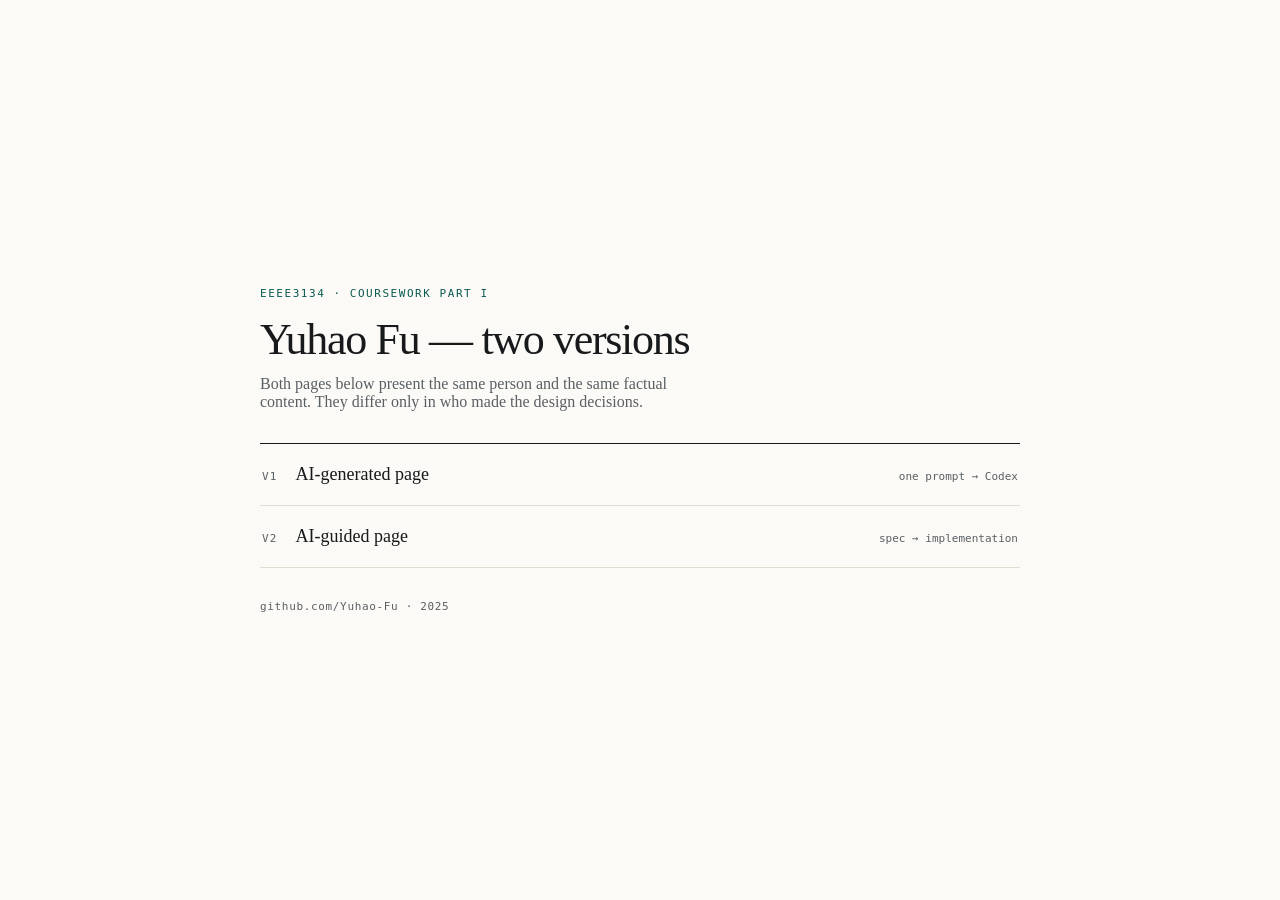
<file: index.html>
<!DOCTYPE html>
<html lang="en">
<head>
<meta charset="utf-8">
<meta name="viewport" content="width=device-width, initial-scale=1">
<title>Yuhao Fu — Portfolio (index)</title>
<style>
  :root { --ink:#17191b; --soft:#5a5f63; --rule:#e1ddd3; --paper:#fbfaf7; --accent:#0b5a50; }
  * { box-sizing: border-box; }
  body {
    margin: 0; min-height: 100vh;
    background: var(--paper); color: var(--ink);
    font-family: "Iowan Old Style","Palatino Linotype",Palatino,Cambria,Georgia,serif;
    display: flex; align-items: center; justify-content: center;
    padding: 40px 24px;
  }
  main { width: 100%; max-width: 760px; }
  .eyebrow {
    font-family: ui-monospace,"Cascadia Mono",Consolas,monospace;
    font-size: 11px; letter-spacing: .14em; text-transform: uppercase;
    color: var(--accent); margin: 0 0 14px;
  }
  h1 { font-weight: 400; font-size: clamp(2rem,5vw,2.75rem); letter-spacing: -.03em; margin: 0 0 10px; }
  .lede { color: var(--soft); font-size: 1rem; margin: 0 0 32px; max-width: 52ch; }
  ol { list-style: none; padding: 0; margin: 0; border-top: 1px solid var(--ink); }
  li { border-bottom: 1px solid var(--rule); }
  a {
    display: flex; gap: 18px; align-items: baseline;
    padding: 20px 2px; text-decoration: none; color: inherit;
  }
  a:hover .n { color: var(--accent); }
  .n { font-family: ui-monospace,Consolas,monospace; font-size: 11px; letter-spacing: .1em; color: var(--soft); }
  .t { font-size: 1.125rem; }
  .d { margin-left: auto; font-family: ui-monospace,Consolas,monospace; font-size: 11px; color: var(--soft); }
  footer {
    margin-top: 32px; font-family: ui-monospace,Consolas,monospace;
    font-size: 11px; letter-spacing: .06em; color: var(--soft);
  }
</style>
</head>
<body>
<main>
  <p class="eyebrow">EEEE3134 · Coursework Part I</p>
  <h1>Yuhao Fu — two versions</h1>
  <p class="lede">
    Both pages below present the same person and the same factual content. They differ
    only in who made the design decisions.
  </p>
  <ol>
    <li>
      <a href="ai-generated-page.html">
        <span class="n">V1</span>
        <span class="t">AI-generated page</span>
        <span class="d">one prompt → Codex</span>
      </a>
    </li>
    <li>
      <a href="me-designed-page.html">
        <span class="n">V2</span>
        <span class="t">AI-guided page</span>
        <span class="d">spec → implementation</span>
      </a>
    </li>
  </ol>
  <footer>github.com/Yuhao-Fu · 2025</footer>
</main>
</body>
</html>
</file>
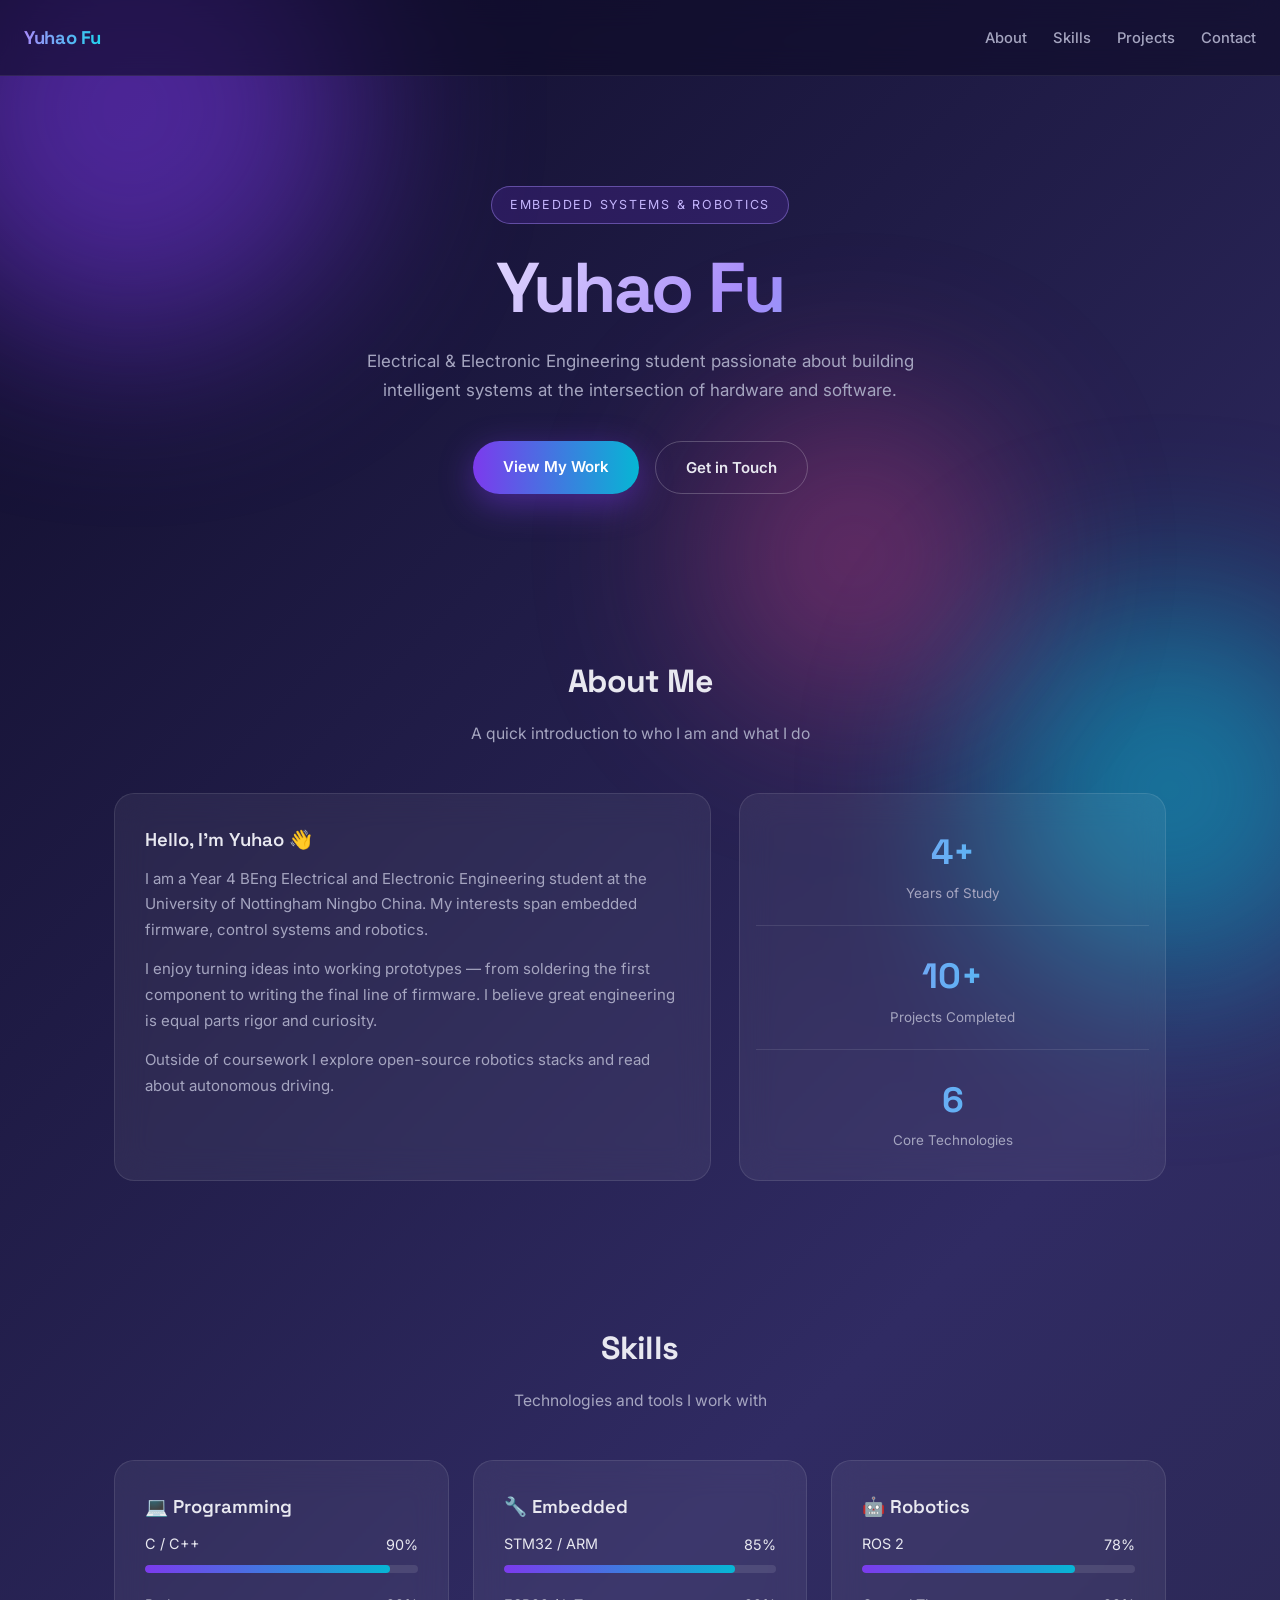
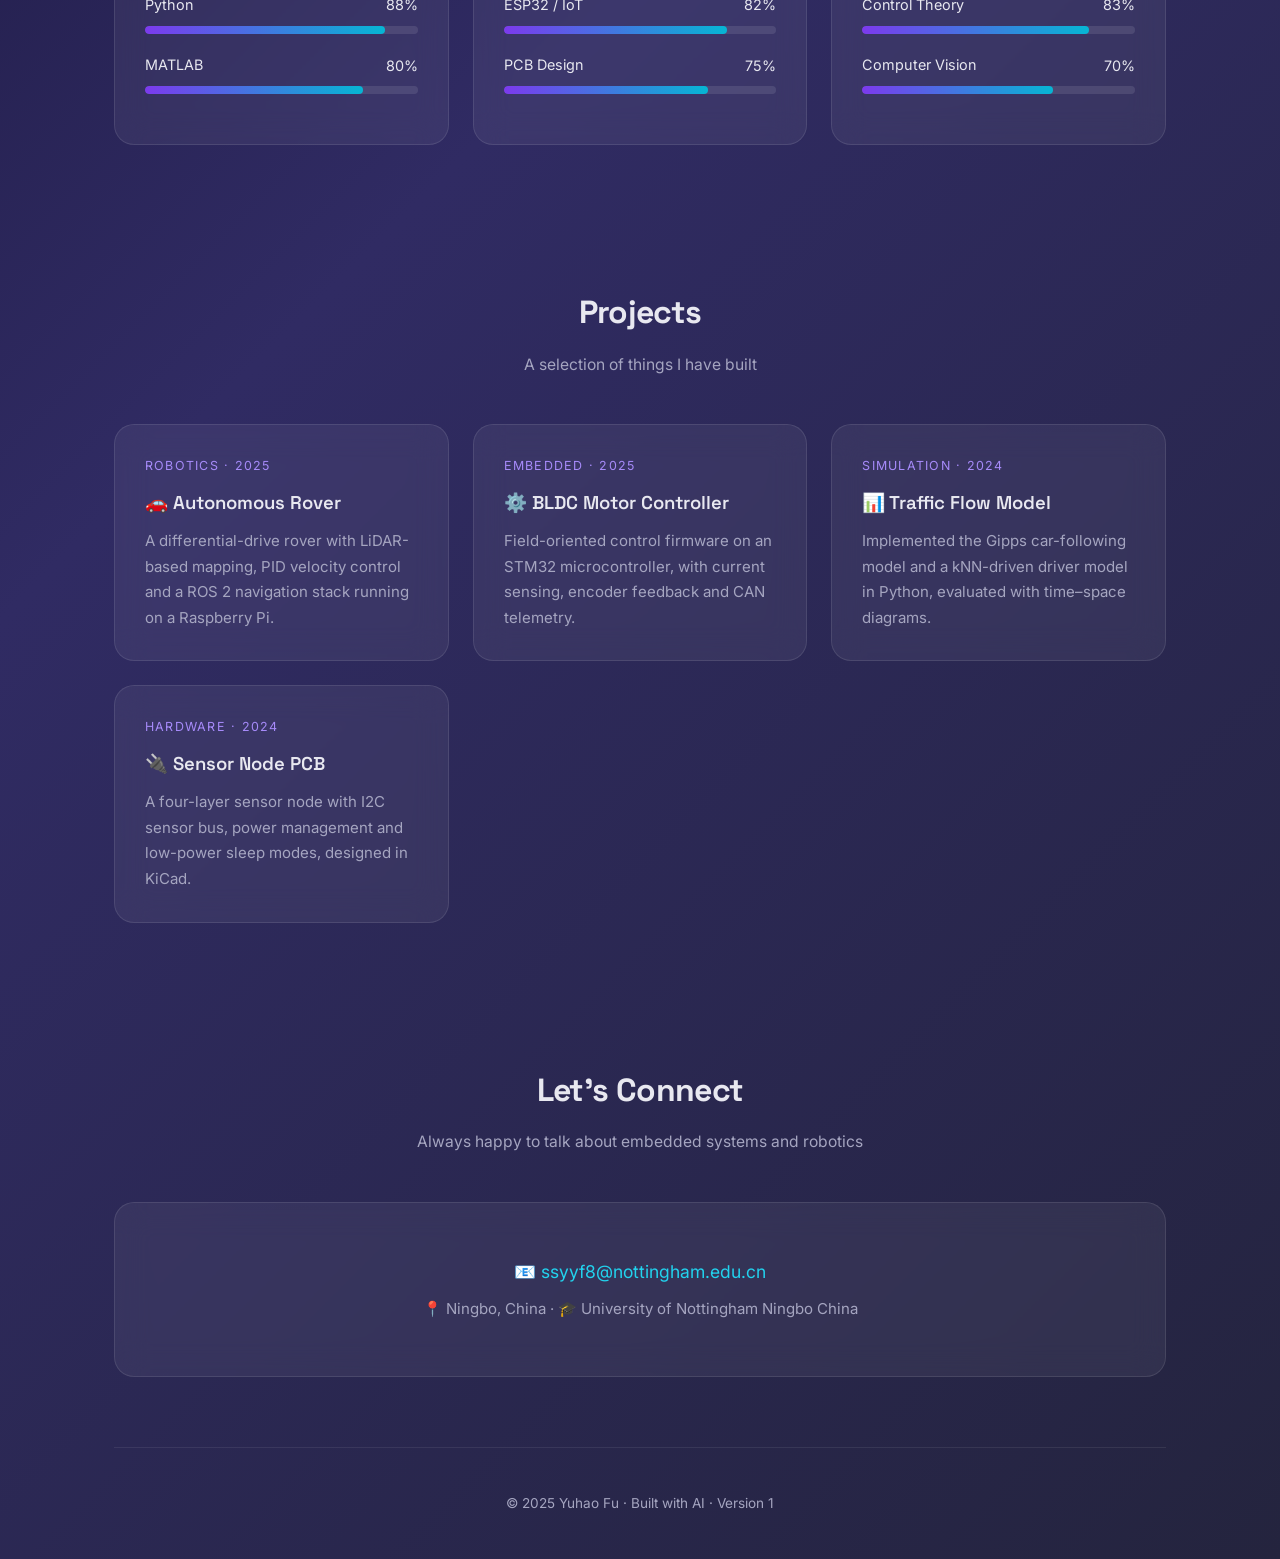
<file: ai-generated-page.html>
<!DOCTYPE html>
<html lang="en">
<head>
<meta charset="UTF-8">
<meta name="viewport" content="width=device-width, initial-scale=1.0">
<title>Yuhao Fu | Portfolio</title>
<link rel="preconnect" href="https://fonts.googleapis.com">
<link rel="preconnect" href="https://fonts.gstatic.com" crossorigin>
<link href="https://fonts.googleapis.com/css2?family=Inter:wght@300;400;600;800&family=Space+Grotesk:wght@500;700&display=swap" rel="stylesheet">
<style>
  * { margin: 0; padding: 0; box-sizing: border-box; }
  :root {
    --primary: #7c3aed;
    --secondary: #06b6d4;
    --dark: #0f0c29;
    --card: rgba(255, 255, 255, 0.06);
    --text: #e8e8f0;
    --muted: #a5a5c0;
  }
  html { scroll-behavior: smooth; }
  body {
    font-family: 'Inter', sans-serif;
    background: var(--dark);
    background-image: linear-gradient(135deg, #0f0c29 0%, #302b63 50%, #24243e 100%);
    color: var(--text);
    line-height: 1.7;
    overflow-x: hidden;
  }

  /* ---------- Animated background blobs ---------- */
  .blob {
    position: fixed;
    border-radius: 50%;
    filter: blur(90px);
    opacity: 0.55;
    z-index: 0;
    animation: float 18s ease-in-out infinite;
  }
  .blob-1 { width: 460px; height: 460px; background: #7c3aed; top: -120px; left: -100px; }
  .blob-2 { width: 380px; height: 380px; background: #06b6d4; bottom: -80px; right: -80px; animation-delay: -6s; }
  .blob-3 { width: 300px; height: 300px; background: #ec4899; top: 45%; left: 55%; animation-delay: -12s; opacity: 0.35; }
  @keyframes float {
    0%, 100% { transform: translate(0, 0) scale(1); }
    33%      { transform: translate(40px, -50px) scale(1.08); }
    66%      { transform: translate(-30px, 30px) scale(0.95); }
  }

  .wrap { position: relative; z-index: 1; max-width: 1100px; margin: 0 auto; padding: 0 24px; }

  /* ---------- Navigation ---------- */
  nav {
    display: flex; justify-content: space-between; align-items: center;
    padding: 22px 24px;
    width: 100vw; margin-left: calc(50% - 50vw);
    position: sticky; top: 0; z-index: 50;
    backdrop-filter: blur(14px);
    background: rgba(15, 12, 41, 0.62);
    border-bottom: 1px solid rgba(255,255,255,0.08);
  }
  .logo {
    font-family: 'Space Grotesk', sans-serif;
    font-weight: 700; font-size: 1.15rem; letter-spacing: -0.02em;
    background: linear-gradient(90deg, #a78bfa, #22d3ee);
    -webkit-background-clip: text; background-clip: text;
    -webkit-text-fill-color: transparent;
  }
  nav ul { display: flex; gap: 26px; list-style: none; }
  nav a { color: var(--muted); text-decoration: none; font-size: 0.92rem; font-weight: 500; transition: color .25s; }
  nav a:hover { color: #fff; }

  /* ---------- Hero ---------- */
  header { text-align: center; padding: 110px 0 90px; }
  .badge {
    display: inline-block; padding: 7px 18px; border-radius: 999px;
    background: rgba(124, 58, 237, 0.18);
    border: 1px solid rgba(167, 139, 250, 0.45);
    font-size: 0.78rem; letter-spacing: 0.14em; text-transform: uppercase;
    color: #c4b5fd; margin-bottom: 26px;
  }
  header h1 {
    font-family: 'Space Grotesk', sans-serif;
    font-size: clamp(2.6rem, 7vw, 4.4rem);
    line-height: 1.1; letter-spacing: -0.035em; font-weight: 700;
    background: linear-gradient(120deg, #ffffff 20%, #a78bfa 60%, #22d3ee 100%);
    -webkit-background-clip: text; background-clip: text;
    -webkit-text-fill-color: transparent;
    margin-bottom: 20px;
  }
  header p { max-width: 620px; margin: 0 auto 36px; color: var(--muted); font-size: 1.06rem; }
  .cta-row { display: flex; gap: 16px; justify-content: center; flex-wrap: wrap; }
  .btn {
    display: inline-block; padding: 13px 30px; border-radius: 999px;
    font-weight: 600; font-size: 0.94rem; text-decoration: none; cursor: pointer;
    transition: transform .25s, box-shadow .25s;
  }
  .btn-primary {
    background: linear-gradient(90deg, #7c3aed, #06b6d4); color: #fff;
    box-shadow: 0 10px 34px rgba(124, 58, 237, 0.45);
  }
  .btn-ghost { border: 1px solid rgba(255,255,255,0.22); color: var(--text); }
  .btn:hover { transform: translateY(-3px); }

  /* ---------- Sections ---------- */
  section { padding: 70px 0; }
  .section-title {
    font-family: 'Space Grotesk', sans-serif;
    font-size: 2rem; font-weight: 700; letter-spacing: -0.02em;
    text-align: center; margin-bottom: 12px;
  }
  .section-sub { text-align: center; color: var(--muted); margin-bottom: 46px; font-size: 0.98rem; }

  .card {
    background: var(--card);
    border: 1px solid rgba(255,255,255,0.1);
    border-radius: 20px;
    padding: 30px;
    backdrop-filter: blur(16px);
    transition: transform .3s, border-color .3s, box-shadow .3s;
  }
  .card:hover {
    transform: translateY(-6px);
    border-color: rgba(167, 139, 250, 0.6);
    box-shadow: 0 20px 50px rgba(124, 58, 237, 0.25);
  }

  .about-grid { display: grid; grid-template-columns: 1.4fr 1fr; gap: 28px; }
  .about-grid p { color: var(--muted); margin-bottom: 14px; }
  .stat-card { text-align: center; padding: 28px 16px; }
  .stat-num {
    font-family: 'Space Grotesk', sans-serif; font-size: 2.2rem; font-weight: 700;
    background: linear-gradient(90deg, #a78bfa, #22d3ee);
    -webkit-background-clip: text; background-clip: text; -webkit-text-fill-color: transparent;
  }
  .stat-label { color: var(--muted); font-size: 0.84rem; }

  .grid-3 { display: grid; grid-template-columns: repeat(auto-fit, minmax(280px, 1fr)); gap: 24px; }
  .icon {
    font-size: 1.9rem; margin-bottom: 16px; display: block;
  }
  .card h3 { font-family: 'Space Grotesk', sans-serif; font-size: 1.16rem; margin-bottom: 10px; font-weight: 600; }
  .card p { color: var(--muted); font-size: 0.94rem; }

  /* ---------- Skill bars ---------- */
  .skill { margin-bottom: 20px; }
  .skill-head { display: flex; justify-content: space-between; font-size: 0.9rem; margin-bottom: 8px; color: var(--text); }
  .bar { height: 8px; border-radius: 999px; background: rgba(255,255,255,0.1); overflow: hidden; }
  .bar span {
    display: block; height: 100%; border-radius: 999px;
    background: linear-gradient(90deg, #7c3aed, #06b6d4);
  }

  /* ---------- Projects ---------- */
  .project-meta { font-size: 0.78rem; letter-spacing: 0.1em; text-transform: uppercase; color: #a78bfa; margin-bottom: 10px; }

  /* ---------- Contact ---------- */
  .contact-box { text-align: center; padding: 54px 24px; }
  .contact-box a { color: #22d3ee; text-decoration: none; }
  .contact-box a:hover { text-decoration: underline; }

  footer {
    text-align: center; padding: 44px 0; color: var(--muted);
    font-size: 0.85rem; border-top: 1px solid rgba(255,255,255,0.08);
  }

  @media (max-width: 780px) {
    .about-grid { grid-template-columns: 1fr; }
    nav ul { display: none; }
    header { padding: 70px 0 50px; }
  }
</style>
</head>
<body>

<div class="blob blob-1"></div>
<div class="blob blob-2"></div>
<div class="blob blob-3"></div>

<div class="wrap">
  <nav>
    <div class="logo">Yuhao Fu</div>
    <ul>
      <li><a href="#about">About</a></li>
      <li><a href="#skills">Skills</a></li>
      <li><a href="#projects">Projects</a></li>
      <li><a href="#contact">Contact</a></li>
    </ul>
  </nav>

  <header>
    <div class="badge">Embedded Systems &amp; Robotics</div>
    <h1>Yuhao Fu</h1>
    <p>Electrical &amp; Electronic Engineering student passionate about building intelligent systems at the intersection of hardware and software.</p>
    <div class="cta-row">
      <a href="#projects" class="btn btn-primary">View My Work</a>
      <a href="#contact" class="btn btn-ghost">Get in Touch</a>
    </div>
  </header>

  <section id="about">
    <div class="section-title">About Me</div>
    <div class="section-sub">A quick introduction to who I am and what I do</div>
    <div class="about-grid">
      <div class="card">
        <h3>Hello, I'm Yuhao 👋</h3>
        <p>I am a Year 4 BEng Electrical and Electronic Engineering student at the University of Nottingham Ningbo China. My interests span embedded firmware, control systems and robotics.</p>
        <p>I enjoy turning ideas into working prototypes — from soldering the first component to writing the final line of firmware. I believe great engineering is equal parts rigor and curiosity.</p>
        <p>Outside of coursework I explore open-source robotics stacks and read about autonomous driving.</p>
      </div>
      <div class="card stat-card">
        <div class="stat-num">4+</div>
        <div class="stat-label">Years of Study</div>
        <hr style="border:none;border-top:1px solid rgba(255,255,255,.1);margin:20px 0">
        <div class="stat-num">10+</div>
        <div class="stat-label">Projects Completed</div>
        <hr style="border:none;border-top:1px solid rgba(255,255,255,.1);margin:20px 0">
        <div class="stat-num">6</div>
        <div class="stat-label">Core Technologies</div>
      </div>
    </div>
  </section>

  <section id="skills">
    <div class="section-title">Skills</div>
    <div class="section-sub">Technologies and tools I work with</div>
    <div class="grid-3">
      <div class="card">
        <h3>💻 Programming</h3>
        <div class="skill"><div class="skill-head"><span>C / C++</span><span>90%</span></div><div class="bar"><span style="width:90%"></span></div></div>
        <div class="skill"><div class="skill-head"><span>Python</span><span>88%</span></div><div class="bar"><span style="width:88%"></span></div></div>
        <div class="skill"><div class="skill-head"><span>MATLAB</span><span>80%</span></div><div class="bar"><span style="width:80%"></span></div></div>
      </div>
      <div class="card">
        <h3>🔧 Embedded</h3>
        <div class="skill"><div class="skill-head"><span>STM32 / ARM</span><span>85%</span></div><div class="bar"><span style="width:85%"></span></div></div>
        <div class="skill"><div class="skill-head"><span>ESP32 / IoT</span><span>82%</span></div><div class="bar"><span style="width:82%"></span></div></div>
        <div class="skill"><div class="skill-head"><span>PCB Design</span><span>75%</span></div><div class="bar"><span style="width:75%"></span></div></div>
      </div>
      <div class="card">
        <h3>🤖 Robotics</h3>
        <div class="skill"><div class="skill-head"><span>ROS 2</span><span>78%</span></div><div class="bar"><span style="width:78%"></span></div></div>
        <div class="skill"><div class="skill-head"><span>Control Theory</span><span>83%</span></div><div class="bar"><span style="width:83%"></span></div></div>
        <div class="skill"><div class="skill-head"><span>Computer Vision</span><span>70%</span></div><div class="bar"><span style="width:70%"></span></div></div>
      </div>
    </div>
  </section>

  <section id="projects">
    <div class="section-title">Projects</div>
    <div class="section-sub">A selection of things I have built</div>
    <div class="grid-3">
      <div class="card">
        <div class="project-meta">Robotics · 2025</div>
        <h3>🚗 Autonomous Rover</h3>
        <p>A differential-drive rover with LiDAR-based mapping, PID velocity control and a ROS 2 navigation stack running on a Raspberry Pi.</p>
      </div>
      <div class="card">
        <div class="project-meta">Embedded · 2025</div>
        <h3>⚙️ BLDC Motor Controller</h3>
        <p>Field-oriented control firmware on an STM32 microcontroller, with current sensing, encoder feedback and CAN telemetry.</p>
      </div>
      <div class="card">
        <div class="project-meta">Simulation · 2024</div>
        <h3>📊 Traffic Flow Model</h3>
        <p>Implemented the Gipps car-following model and a kNN-driven driver model in Python, evaluated with time–space diagrams.</p>
      </div>
      <div class="card">
        <div class="project-meta">Hardware · 2024</div>
        <h3>🔌 Sensor Node PCB</h3>
        <p>A four-layer sensor node with I2C sensor bus, power management and low-power sleep modes, designed in KiCad.</p>
      </div>
    </div>
  </section>

  <section id="contact">
    <div class="section-title">Let's Connect</div>
    <div class="section-sub">Always happy to talk about embedded systems and robotics</div>
    <div class="card contact-box">
      <p style="font-size:1.1rem;margin-bottom:10px">📧 <a href="mailto:ssyyf8@nottingham.edu.cn">ssyyf8@nottingham.edu.cn</a></p>
      <p>📍 Ningbo, China · 🎓 University of Nottingham Ningbo China</p>
    </div>
  </section>

  <footer>
    © 2025 Yuhao Fu · Built with AI · Version 1
  </footer>
</div>

</body>
</html>
</file>
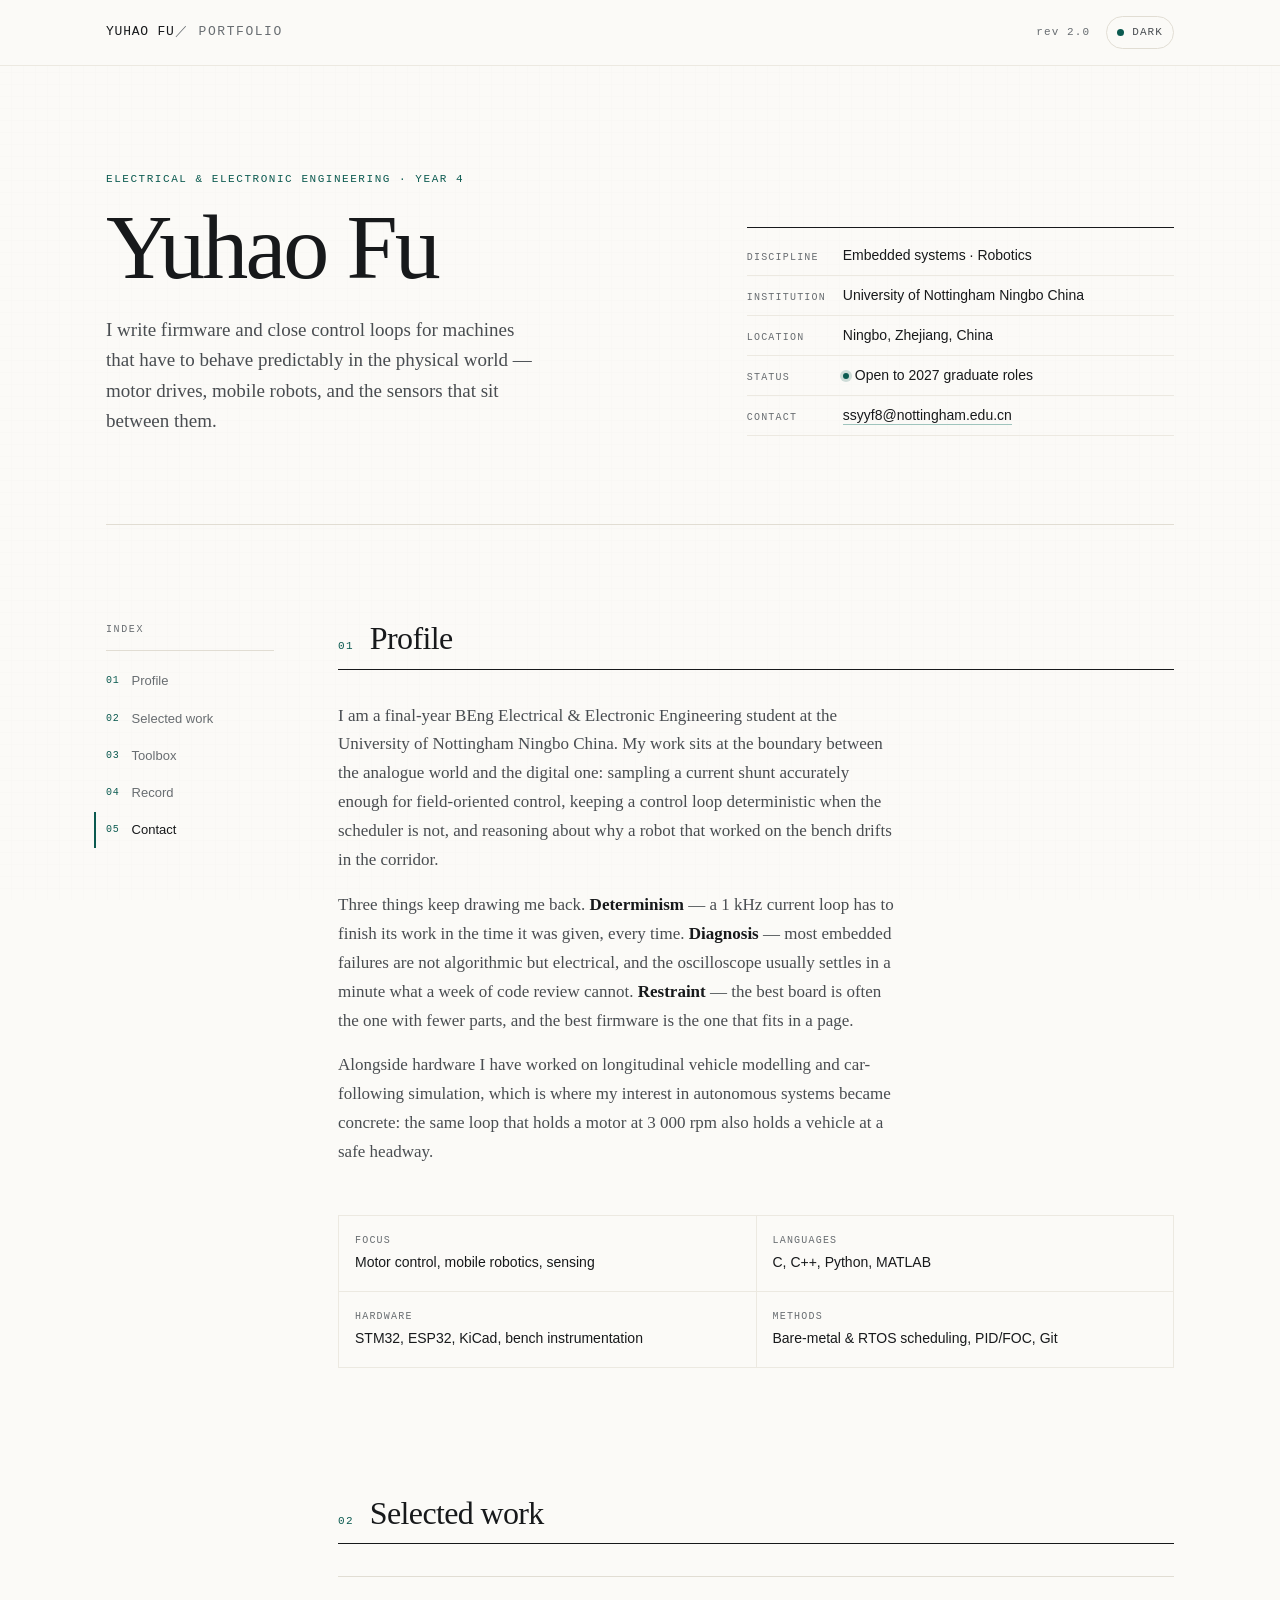
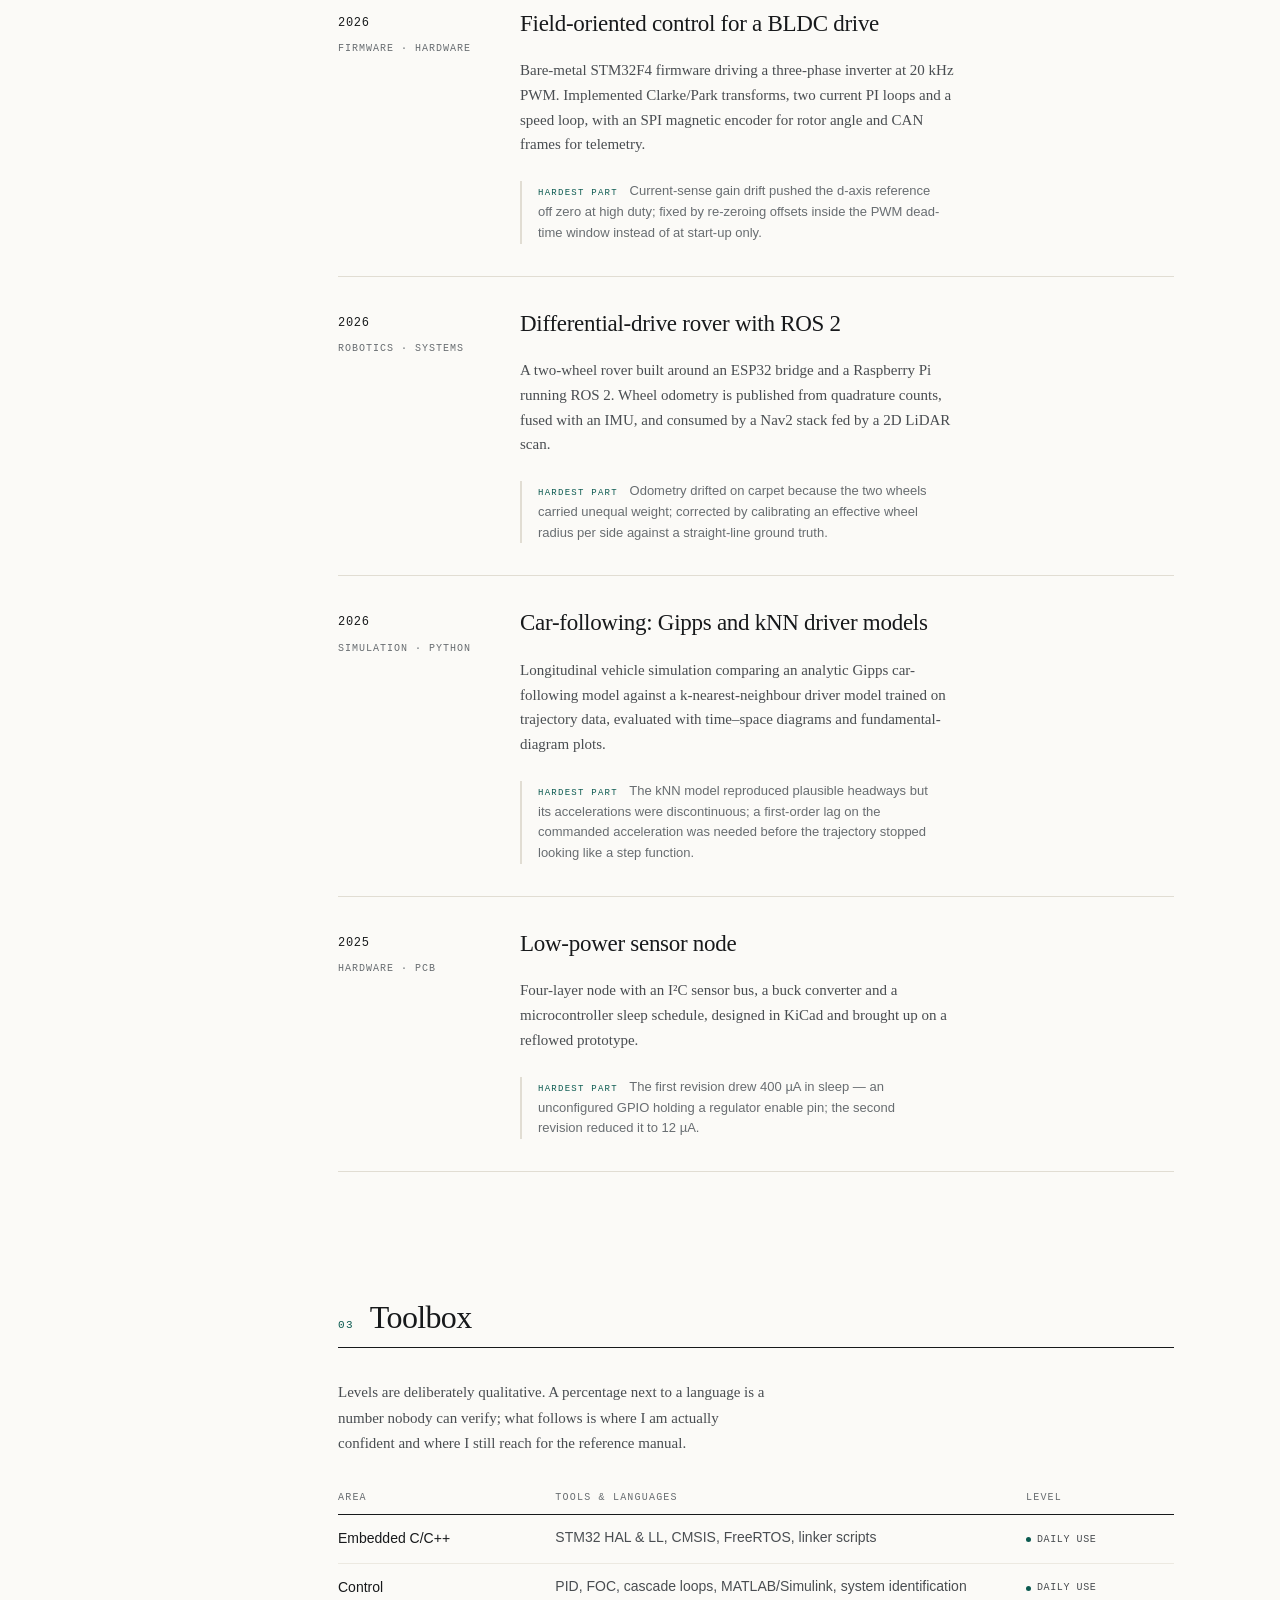
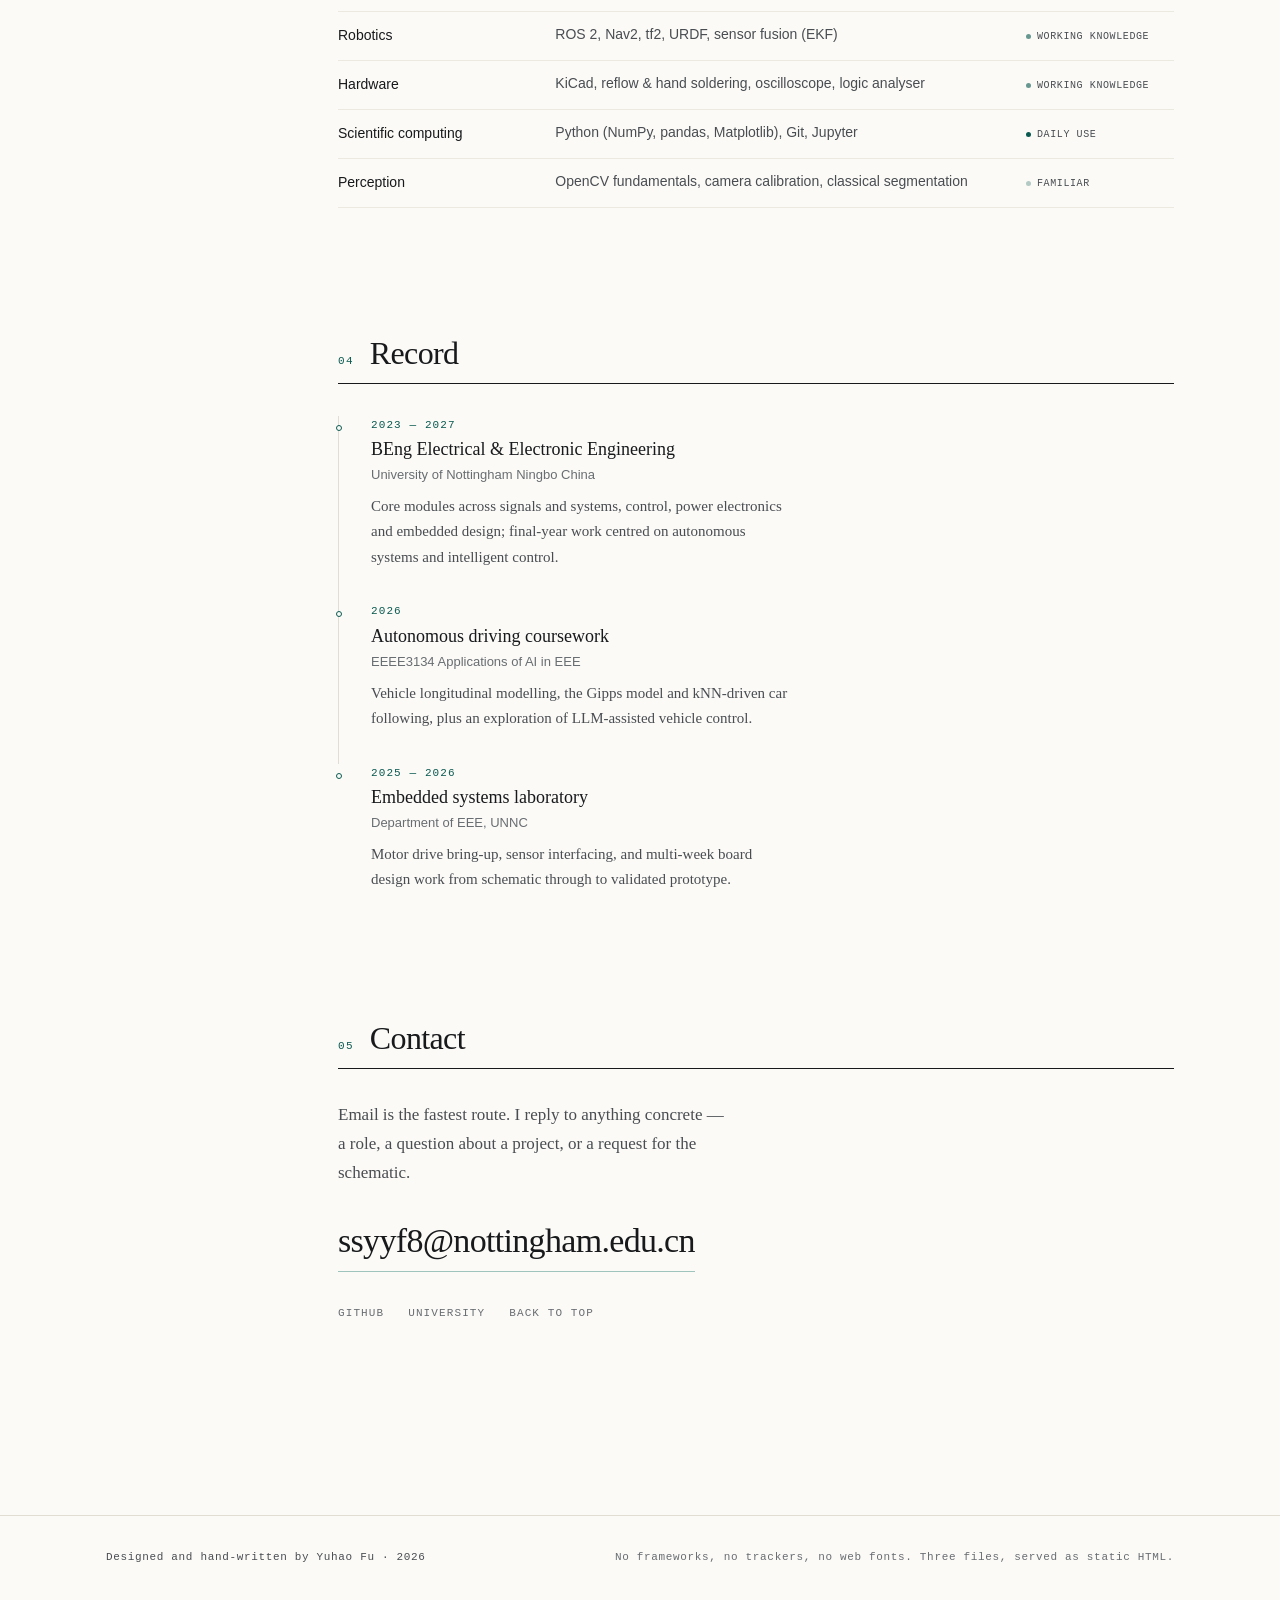
<file: me-designed-page.html>
<!DOCTYPE html>
<html lang="en" data-theme="light">
<head>
<meta charset="utf-8">
<meta name="viewport" content="width=device-width, initial-scale=1">
<meta name="description" content="Yuhao Fu — BEng Electrical &amp; Electronic Engineering, University of Nottingham Ningbo China. Embedded firmware, control systems and robotics.">
<meta name="color-scheme" content="light dark">
<title>Yuhao Fu — Embedded Systems &amp; Robotics</title>
<link rel="stylesheet" href="assets/site.css">
<script>
  /* Set the stored/preferred theme before first paint to avoid a flash. */
  (function () {
    try {
      var saved = localStorage.getItem('theme');
      var prefersDark = window.matchMedia('(prefers-color-scheme: dark)').matches;
      document.documentElement.dataset.theme = saved || (prefersDark ? 'dark' : 'light');
    } catch (e) { /* storage blocked: fall back to the light default */ }
  })();
</script>
</head>
<body>

<a class="skip-link" href="#main">Skip to main content</a>

<header class="masthead">
  <div class="masthead__inner">
    <p class="masthead__mark">Yuhao&nbsp;Fu<span class="masthead__mark-sub">／ portfolio</span></p>
    <div class="masthead__tools">
      <span class="masthead__rev" title="Page revision">rev&nbsp;2.0</span>
      <button class="theme-toggle" type="button" aria-pressed="false" aria-label="Switch to dark theme">
        <span class="theme-toggle__dot" aria-hidden="true"></span>
        <span class="theme-toggle__label">Dark</span>
      </button>
    </div>
  </div>
</header>

<main id="main" class="shell">

  <!-- ── Masthead ─────────────────────────────────────────────── -->
  <section class="hero" id="top" aria-labelledby="hero-name">
    <div class="hero__grid">
      <div class="hero__lead">
        <p class="eyebrow">Electrical &amp; Electronic Engineering · Year 4</p>
        <h1 id="hero-name">Yuhao Fu</h1>
        <p class="lede">
          I write firmware and close control loops for machines that have to behave
          predictably in the physical world — motor drives, mobile robots, and the
          sensors that sit between them.
        </p>
      </div>

      <dl class="spec">
        <div class="spec__row"><dt>Discipline</dt><dd>Embedded systems · Robotics</dd></div>
        <div class="spec__row"><dt>Institution</dt><dd>University of Nottingham Ningbo China</dd></div>
        <div class="spec__row"><dt>Location</dt><dd>Ningbo, Zhejiang, China</dd></div>
        <div class="spec__row"><dt>Status</dt><dd><span class="pip" aria-hidden="true"></span>Open to 2027 graduate roles</dd></div>
        <div class="spec__row"><dt>Contact</dt><dd><a href="mailto:ssyyf8@nottingham.edu.cn">ssyyf8@nottingham.edu.cn</a></dd></div>
      </dl>
    </div>
  </section>

  <div class="layout">

    <!-- ── Section index ──────────────────────────────────────── -->
    <nav class="toc" aria-label="Section index">
      <p class="toc__label">Index</p>
      <ol class="toc__list">
        <li><a href="#profile" data-spy="profile"><span class="toc__num">01</span>Profile</a></li>
        <li><a href="#work" data-spy="work"><span class="toc__num">02</span>Selected work</a></li>
        <li><a href="#stack" data-spy="stack"><span class="toc__num">03</span>Toolbox</a></li>
        <li><a href="#record" data-spy="record"><span class="toc__num">04</span>Record</a></li>
        <li><a href="#contact" data-spy="contact"><span class="toc__num">05</span>Contact</a></li>
      </ol>
    </nav>

    <div class="body">

      <!-- ── 01 Profile ───────────────────────────────────────── -->
      <section class="chapter" id="profile" aria-labelledby="h-profile">
        <header class="chapter__head">
          <span class="chapter__num" aria-hidden="true">01</span>
          <h2 id="h-profile">Profile</h2>
        </header>

        <div class="prose">
          <p>
            I am a final-year BEng Electrical &amp; Electronic Engineering student at the
            University of Nottingham Ningbo China. My work sits at the boundary between
            the analogue world and the digital one: sampling a current shunt accurately
            enough for field-oriented control, keeping a control loop deterministic when
            the scheduler is not, and reasoning about why a robot that worked on the bench
            drifts in the corridor.
          </p>
          <p>
            Three things keep drawing me back. <strong>Determinism</strong> — a 1&nbsp;kHz
            current loop has to finish its work in the time it was given, every time.
            <strong>Diagnosis</strong> — most embedded failures are not algorithmic but
            electrical, and the oscilloscope usually settles in a minute what a week of
            code review cannot. <strong>Restraint</strong> — the best board is often the one
            with fewer parts, and the best firmware is the one that fits in a page.
          </p>
          <p>
            Alongside hardware I have worked on longitudinal vehicle modelling and
            car-following simulation, which is where my interest in autonomous systems
            became concrete: the same loop that holds a motor at 3&nbsp;000&nbsp;rpm also
            holds a vehicle at a safe headway.
          </p>
        </div>

        <ul class="facts" aria-label="At a glance">
          <li><span class="facts__k">Focus</span><span class="facts__v">Motor control, mobile robotics, sensing</span></li>
          <li><span class="facts__k">Languages</span><span class="facts__v">C, C++, Python, MATLAB</span></li>
          <li><span class="facts__k">Hardware</span><span class="facts__v">STM32, ESP32, KiCad, bench instrumentation</span></li>
          <li><span class="facts__k">Methods</span><span class="facts__v">Bare-metal &amp; RTOS scheduling, PID/FOC, Git</span></li>
        </ul>
      </section>

      <!-- ── 02 Selected work ─────────────────────────────────── -->
      <section class="chapter" id="work" aria-labelledby="h-work">
        <header class="chapter__head">
          <span class="chapter__num" aria-hidden="true">02</span>
          <h2 id="h-work">Selected work</h2>
        </header>

        <ol class="work">

          <li class="work__item">
            <div class="work__meta">
              <span class="work__year">2026</span>
              <span class="work__tag">Firmware · Hardware</span>
            </div>
            <h3 class="work__title">Field-oriented control for a BLDC drive</h3>
            <p class="work__desc">
              Bare-metal STM32F4 firmware driving a three-phase inverter at
              20&nbsp;kHz PWM. Implemented Clarke/Park transforms, two current PI loops and a
              speed loop, with an SPI magnetic encoder for rotor angle and CAN frames for
              telemetry.
            </p>
            <p class="work__note">
              <span class="work__note-k">Hardest part</span>
              Current-sense gain drift pushed the d-axis reference off zero at high duty;
              fixed by re-zeroing offsets inside the PWM dead-time window instead of at
              start-up only.
            </p>
          </li>

          <li class="work__item">
            <div class="work__meta">
              <span class="work__year">2026</span>
              <span class="work__tag">Robotics · Systems</span>
            </div>
            <h3 class="work__title">Differential-drive rover with ROS&nbsp;2</h3>
            <p class="work__desc">
              A two-wheel rover built around an ESP32 bridge and a Raspberry Pi running
              ROS&nbsp;2. Wheel odometry is published from quadrature counts, fused with an
              IMU, and consumed by a Nav2 stack fed by a 2D LiDAR scan.
            </p>
            <p class="work__note">
              <span class="work__note-k">Hardest part</span>
              Odometry drifted on carpet because the two wheels carried unequal weight;
              corrected by calibrating an effective wheel radius per side against a
              straight-line ground truth.
            </p>
          </li>

          <li class="work__item">
            <div class="work__meta">
              <span class="work__year">2026</span>
              <span class="work__tag">Simulation · Python</span>
            </div>
            <h3 class="work__title">Car-following: Gipps and kNN driver models</h3>
            <p class="work__desc">
              Longitudinal vehicle simulation comparing an analytic Gipps car-following
              model against a k-nearest-neighbour driver model trained on trajectory data,
              evaluated with time–space diagrams and fundamental-diagram plots.
            </p>
            <p class="work__note">
              <span class="work__note-k">Hardest part</span>
              The kNN model reproduced plausible headways but its accelerations were
              discontinuous; a first-order lag on the commanded acceleration was needed
              before the trajectory stopped looking like a step function.
            </p>
          </li>

          <li class="work__item">
            <div class="work__meta">
              <span class="work__year">2025</span>
              <span class="work__tag">Hardware · PCB</span>
            </div>
            <h3 class="work__title">Low-power sensor node</h3>
            <p class="work__desc">
              Four-layer node with an I²C sensor bus, a buck converter and a
              microcontroller sleep schedule, designed in KiCad and brought up on a
              reflowed prototype.
            </p>
            <p class="work__note">
              <span class="work__note-k">Hardest part</span>
              The first revision drew 400&nbsp;µA in sleep — an unconfigured GPIO holding a
              regulator enable pin; the second revision reduced it to 12&nbsp;µA.
            </p>
          </li>

        </ol>
      </section>

      <!-- ── 03 Toolbox ───────────────────────────────────────── -->
      <section class="chapter" id="stack" aria-labelledby="h-stack">
        <header class="chapter__head">
          <span class="chapter__num" aria-hidden="true">03</span>
          <h2 id="h-stack">Toolbox</h2>
        </header>

        <p class="chapter__intro">
          Levels are deliberately qualitative. A percentage next to a language is a
          number nobody can verify; what follows is where I am actually confident and
          where I still reach for the reference manual.
        </p>

        <div class="table-wrap">
          <table class="matrix">
            <caption class="visually-hidden">Technical skills by area and self-assessed level</caption>
            <thead>
              <tr><th scope="col">Area</th><th scope="col">Tools &amp; languages</th><th scope="col">Level</th></tr>
            </thead>
            <tbody>
              <tr>
                <th scope="row">Embedded C/C++</th>
                <td>STM32 HAL &amp; LL, CMSIS, FreeRTOS, linker scripts</td>
                <td><span class="level level--3">Daily use</span></td>
              </tr>
              <tr>
                <th scope="row">Control</th>
                <td>PID, FOC, cascade loops, MATLAB/Simulink, system identification</td>
                <td><span class="level level--3">Daily use</span></td>
              </tr>
              <tr>
                <th scope="row">Robotics</th>
                <td>ROS&nbsp;2, Nav2, tf2, URDF, sensor fusion (EKF)</td>
                <td><span class="level level--2">Working knowledge</span></td>
              </tr>
              <tr>
                <th scope="row">Hardware</th>
                <td>KiCad, reflow &amp; hand soldering, oscilloscope, logic analyser</td>
                <td><span class="level level--2">Working knowledge</span></td>
              </tr>
              <tr>
                <th scope="row">Scientific computing</th>
                <td>Python (NumPy, pandas, Matplotlib), Git, Jupyter</td>
                <td><span class="level level--3">Daily use</span></td>
              </tr>
              <tr>
                <th scope="row">Perception</th>
                <td>OpenCV fundamentals, camera calibration, classical segmentation</td>
                <td><span class="level level--1">Familiar</span></td>
              </tr>
            </tbody>
          </table>
        </div>
      </section>

      <!-- ── 04 Record ────────────────────────────────────────── -->
      <section class="chapter" id="record" aria-labelledby="h-record">
        <header class="chapter__head">
          <span class="chapter__num" aria-hidden="true">04</span>
          <h2 id="h-record">Record</h2>
        </header>

        <ol class="timeline">
          <li class="timeline__item">
            <span class="timeline__when">2023 — 2027</span>
            <h3 class="timeline__what">BEng Electrical &amp; Electronic Engineering</h3>
            <p class="timeline__where">University of Nottingham Ningbo China</p>
            <p class="timeline__detail">
              Core modules across signals and systems, control, power electronics and
              embedded design; final-year work centred on autonomous systems and
              intelligent control.
            </p>
          </li>
          <li class="timeline__item">
            <span class="timeline__when">2026</span>
            <h3 class="timeline__what">Autonomous driving coursework</h3>
            <p class="timeline__where">EEEE3134 Applications of AI in EEE</p>
            <p class="timeline__detail">
              Vehicle longitudinal modelling, the Gipps model and kNN-driven car following,
              plus an exploration of LLM-assisted vehicle control.
            </p>
          </li>
          <li class="timeline__item">
            <span class="timeline__when">2025 — 2026</span>
            <h3 class="timeline__what">Embedded systems laboratory</h3>
            <p class="timeline__where">Department of EEE, UNNC</p>
            <p class="timeline__detail">
              Motor drive bring-up, sensor interfacing, and multi-week board design work
              from schematic through to validated prototype.
            </p>
          </li>
        </ol>
      </section>

      <!-- ── 05 Contact ───────────────────────────────────────── -->
      <section class="chapter chapter--last" id="contact" aria-labelledby="h-contact">
        <header class="chapter__head">
          <span class="chapter__num" aria-hidden="true">05</span>
          <h2 id="h-contact">Contact</h2>
        </header>

        <div class="contact">
          <p class="contact__lede">
            Email is the fastest route. I reply to anything concrete — a role, a
            question about a project, or a request for the schematic.
          </p>
          <a class="contact__mail" href="mailto:ssyyf8@nottingham.edu.cn">ssyyf8@nottingham.edu.cn</a>
          <ul class="contact__links">
            <li><a href="https://github.com/Yuhao-Fu">GitHub</a></li>
            <li><a href="https://www.nottingham.edu.cn/">University</a></li>
            <li><a href="#top">Back to top</a></li>
          </ul>
        </div>
      </section>

    </div>
  </div>
</main>

<footer class="colophon">
  <div class="colophon__inner">
    <p class="colophon__line">
      Designed and hand-written by Yuhao Fu · <span id="colophon-rev">2026</span>
    </p>
    <p class="colophon__line colophon__line--muted">
      No frameworks, no trackers, no web fonts. Three files, served as static HTML.
    </p>
  </div>
</footer>

<script src="assets/site.js" defer></script>
</body>
</html>
</file>
<file: assets/site.css>
/* ==========================================================================
   Yuhao Fu — personal page
   Hand-written stylesheet. No framework, no utility classes, no resets copied
   wholesale. Layered as: tokens → reset → typography → layout → components.
   ========================================================================== */

/* --------------------------------------------------------------------------
   1. Design tokens
   -------------------------------------------------------------------------- */

:root {
  /* Type */
  --font-serif: "Iowan Old Style", "Palatino Linotype", Palatino, "Book Antiqua",
                Cambria, Georgia, serif;
  --font-sans:  -apple-system, BlinkMacSystemFont, "Segoe UI", Roboto,
                "Helvetica Neue", Arial, sans-serif;
  --font-mono:  ui-monospace, "SF Mono", "Cascadia Mono", "Segoe UI Mono",
                Menlo, Consolas, monospace;

  /* Colour — light */
  --paper:      #fbfaf7;
  --paper-sunk: #f2f0ea;
  --ink:        #17191b;
  --ink-soft:   #494d51;
  --ink-faint:  #686d71;
  --rule:       #e1ddd3;
  --rule-soft:  #ece9e1;
  --accent:     #0b5a50;
  --accent-dim: #9fc4bd;

  /* Space — a 4px-derived scale, used everywhere */
  --s-1: 4px;   --s-2: 8px;   --s-3: 12px;  --s-4: 16px;
  --s-5: 24px;  --s-6: 32px;  --s-7: 48px;  --s-8: 64px;
  --s-9: 96px;  --s-10: 128px;

  /* Measure & rhythm */
  --shell: 1180px;
  --reading: 66ch;

  --ease: cubic-bezier(0.2, 0.6, 0.2, 1);
}

:root[data-theme="dark"] {
  --paper:      #0f1212;
  --paper-sunk: #161a1a;
  --ink:        #edebe4;
  --ink-soft:   #a9aca7;
  --ink-faint:  #7e837f;
  --rule:       #272c2c;
  --rule-soft:  #1e2323;
  --accent:     #6fd3c2;
  --accent-dim: #2c4a45;
}

/* --------------------------------------------------------------------------
   2. Reset — only what this page actually needs
   -------------------------------------------------------------------------- */

*, *::before, *::after { box-sizing: border-box; }

html {
  -webkit-text-size-adjust: 100%;
  scroll-behavior: smooth;
}

body {
  margin: 0;
  background-color: var(--paper);
  color: var(--ink);
  font-family: var(--font-serif);
  font-size: 1.0625rem;
  line-height: 1.7;
  -webkit-font-smoothing: antialiased;
  text-rendering: optimizeLegibility;
  transition: background-color 0.4s var(--ease), color 0.4s var(--ease);
}

/* A very quiet paper tooth. Barely visible on purpose. */
body::before {
  content: "";
  position: fixed;
  inset: 0;
  z-index: -1;
  pointer-events: none;
  opacity: 0.5;
  background-image:
    repeating-linear-gradient(0deg,  transparent 0 11px, rgba(23, 25, 27, 0.014) 11px 12px),
    repeating-linear-gradient(90deg, transparent 0 11px, rgba(23, 25, 27, 0.014) 11px 12px);
}
:root[data-theme="dark"] body::before { opacity: 0.35; }

h1, h2, h3, p, dl, dd, ol, ul, figure { margin: 0; }
ol, ul { padding: 0; list-style: none; }
a { color: inherit; }
img { max-width: 100%; display: block; }
button { font: inherit; color: inherit; background: none; border: 0; cursor: pointer; }
table { border-collapse: collapse; }

/* One visible, consistent focus ring for every interactive element. */
:focus-visible {
  outline: 2px solid var(--accent);
  outline-offset: 3px;
  border-radius: 2px;
}

/* --------------------------------------------------------------------------
   3. Typography primitives
   -------------------------------------------------------------------------- */

.eyebrow {
  font-family: var(--font-mono);
  font-size: 0.6875rem;
  letter-spacing: 0.14em;
  text-transform: uppercase;
  color: var(--accent);
}

.visually-hidden {
  position: absolute;
  width: 1px; height: 1px;
  margin: -1px; padding: 0;
  overflow: hidden;
  clip-path: inset(50%);
  white-space: nowrap;
}

.skip-link {
  position: absolute;
  left: var(--s-4);
  top: -100px;
  z-index: 100;
  padding: var(--s-3) var(--s-5);
  background: var(--ink);
  color: var(--paper);
  font-family: var(--font-sans);
  font-size: 0.875rem;
  text-decoration: none;
  transition: top 0.2s var(--ease);
}
.skip-link:focus { top: var(--s-4); }

/* --------------------------------------------------------------------------
   4. Masthead
   -------------------------------------------------------------------------- */

.masthead {
  position: sticky;
  top: 0;
  z-index: 40;
  background: color-mix(in srgb, var(--paper) 88%, transparent);
  backdrop-filter: saturate(140%) blur(10px);
  border-bottom: 1px solid var(--rule-soft);
}

.masthead__inner {
  max-width: var(--shell);
  margin: 0 auto;
  padding: var(--s-4) clamp(20px, 5vw, 56px);
  display: flex;
  align-items: baseline;
  justify-content: space-between;
  gap: var(--s-4);
}

.masthead__mark {
  font-family: var(--font-mono);
  font-size: 0.8125rem;
  letter-spacing: 0.06em;
  text-transform: uppercase;
  color: var(--ink);
}

.masthead__mark-sub {
  color: var(--ink-faint);
  letter-spacing: 0.12em;
}

.masthead__tools {
  display: flex;
  align-items: center;
  gap: var(--s-4);
}

.masthead__rev {
  font-family: var(--font-mono);
  font-size: 0.6875rem;
  letter-spacing: 0.1em;
  color: var(--ink-faint);
}

.theme-toggle {
  display: inline-flex;
  align-items: center;
  gap: var(--s-2);
  padding: 6px 10px;
  border: 1px solid var(--rule);
  border-radius: 999px;
  font-family: var(--font-mono);
  font-size: 0.6875rem;
  letter-spacing: 0.1em;
  text-transform: uppercase;
  color: var(--ink-soft);
  transition: border-color 0.25s var(--ease), color 0.25s var(--ease);
}
.theme-toggle:hover { border-color: var(--accent); color: var(--accent); }

.theme-toggle__dot {
  width: 7px; height: 7px;
  border-radius: 50%;
  background: var(--accent);
}

/* --------------------------------------------------------------------------
   5. Shell & layout
   -------------------------------------------------------------------------- */

.shell {
  max-width: var(--shell);
  margin: 0 auto;
  padding-inline: clamp(20px, 5vw, 56px);
}

.layout {
  display: grid;
  grid-template-columns: 168px minmax(0, 1fr);
  gap: clamp(32px, 5vw, 88px);
  padding-block: var(--s-9) var(--s-10);
  border-top: 1px solid var(--rule);
}

.body > .chapter + .chapter { margin-top: var(--s-10); }

/* --------------------------------------------------------------------------
   6. Hero
   -------------------------------------------------------------------------- */

.hero {
  padding-block: clamp(56px, 9vw, 104px) clamp(48px, 7vw, 88px);
}

.hero__grid {
  display: grid;
  grid-template-columns: minmax(0, 1.35fr) minmax(0, 1fr);
  gap: clamp(32px, 5vw, 72px);
  align-items: end;
}

.hero h1 {
  font-family: var(--font-serif);
  font-weight: 400;
  font-size: clamp(3rem, 8.4vw, 5.75rem);
  line-height: 0.94;
  letter-spacing: -0.032em;
  margin-block: var(--s-4) 0;
  color: var(--ink);
  text-wrap: balance;
}

.lede {
  margin-top: var(--s-5);
  max-width: 46ch;
  font-size: clamp(1.0625rem, 1.5vw, 1.1875rem);
  line-height: 1.6;
  color: var(--ink-soft);
  text-wrap: pretty;
}

/* The specification block — the page's signature element. */
.spec {
  border-top: 1px solid var(--ink);
  padding-top: var(--s-2);
}

.spec__row {
  display: grid;
  grid-template-columns: 84px minmax(0, 1fr);
  gap: var(--s-3);
  align-items: baseline;
  padding-block: 9px;
  border-bottom: 1px solid var(--rule-soft);
}

.spec dt {
  font-family: var(--font-mono);
  font-size: 0.625rem;
  letter-spacing: 0.12em;
  text-transform: uppercase;
  color: var(--ink-faint);
}

.spec dd {
  font-size: 0.875rem;
  line-height: 1.45;
  color: var(--ink);
  font-family: var(--font-sans);
}

.spec a {
  text-decoration: none;
  border-bottom: 1px solid var(--accent-dim);
  padding-bottom: 1px;
  transition: border-color 0.25s var(--ease), color 0.25s var(--ease);
}
.spec a:hover { color: var(--accent); border-color: var(--accent); }

.pip {
  display: inline-block;
  width: 6px; height: 6px;
  margin-right: 6px;
  border-radius: 50%;
  background: var(--accent);
  vertical-align: 1px;
  box-shadow: 0 0 0 3px color-mix(in srgb, var(--accent) 18%, transparent);
}

/* --------------------------------------------------------------------------
   7. Section index
   -------------------------------------------------------------------------- */

.toc {
  position: sticky;
  top: 108px;
  align-self: start;
  font-family: var(--font-sans);
}

.toc__label {
  font-family: var(--font-mono);
  font-size: 0.625rem;
  letter-spacing: 0.16em;
  text-transform: uppercase;
  color: var(--ink-faint);
  padding-bottom: var(--s-3);
  border-bottom: 1px solid var(--rule);
  margin-bottom: var(--s-3);
}

.toc__list { display: flex; flex-direction: column; gap: 1px; }

.toc__list a {
  display: flex;
  gap: var(--s-3);
  padding: 7px 0;
  font-size: 0.8125rem;
  text-decoration: none;
  color: var(--ink-faint);
  border-left: 2px solid transparent;
  padding-left: 10px;
  margin-left: -12px;
  transition: color 0.2s var(--ease), border-color 0.2s var(--ease);
}

.toc__list a:hover { color: var(--ink); }

.toc__list a[aria-current="true"] {
  color: var(--ink);
  border-left-color: var(--accent);
}

.toc__num {
  font-family: var(--font-mono);
  font-size: 0.625rem;
  letter-spacing: 0.08em;
  color: var(--accent);
  padding-top: 2px;
}

/* --------------------------------------------------------------------------
   8. Chapter headings
   -------------------------------------------------------------------------- */

.chapter__head {
  display: flex;
  align-items: baseline;
  gap: var(--s-4);
  padding-bottom: var(--s-3);
  margin-bottom: var(--s-6);
  border-bottom: 1px solid var(--ink);
}

.chapter__num {
  font-family: var(--font-mono);
  font-size: 0.6875rem;
  letter-spacing: 0.12em;
  color: var(--accent);
}

.chapter__head h2 {
  font-family: var(--font-serif);
  font-weight: 400;
  font-size: clamp(1.5rem, 2.6vw, 2rem);
  letter-spacing: -0.02em;
  line-height: 1.1;
}

.chapter__intro {
  max-width: 58ch;
  color: var(--ink-soft);
  font-size: 0.9375rem;
  margin-bottom: var(--s-6);
}

/* --------------------------------------------------------------------------
   9. Prose
   -------------------------------------------------------------------------- */

.prose { max-width: var(--reading); }

.prose p + p { margin-top: var(--s-4); }

.prose p {
  color: var(--ink-soft);
  text-wrap: pretty;
}

.prose strong {
  font-weight: 600;
  color: var(--ink);
}

.facts {
  margin-top: var(--s-7);
  display: grid;
  grid-template-columns: repeat(2, minmax(0, 1fr));
  gap: 1px;
  background: var(--rule-soft);
  border: 1px solid var(--rule-soft);
}

.facts li {
  background: var(--paper);
  padding: var(--s-4);
  display: flex;
  flex-direction: column;
  gap: 2px;
}

.facts__k {
  font-family: var(--font-mono);
  font-size: 0.625rem;
  letter-spacing: 0.12em;
  text-transform: uppercase;
  color: var(--ink-faint);
}

.facts__v {
  font-family: var(--font-sans);
  font-size: 0.875rem;
  color: var(--ink);
}

/* --------------------------------------------------------------------------
   10. Selected work
   -------------------------------------------------------------------------- */

.work__item {
  padding-block: var(--s-6);
  border-top: 1px solid var(--rule);
  display: grid;
  grid-template-columns: 150px minmax(0, 1fr);
  gap: var(--s-3) var(--s-6);
  position: relative;
}

.work__item:last-child { border-bottom: 1px solid var(--rule); }

.work__meta {
  grid-row: 1 / span 3;
  display: flex;
  flex-direction: column;
  gap: var(--s-2);
  padding-top: 4px;
}

.work__year {
  font-family: var(--font-mono);
  font-size: 0.75rem;
  letter-spacing: 0.06em;
  color: var(--ink);
}

.work__tag {
  font-family: var(--font-mono);
  font-size: 0.625rem;
  letter-spacing: 0.1em;
  text-transform: uppercase;
  color: var(--ink-faint);
  line-height: 1.6;
}

.work__title {
  font-family: var(--font-serif);
  font-weight: 400;
  font-size: clamp(1.1875rem, 1.9vw, 1.4375rem);
  line-height: 1.28;
  letter-spacing: -0.012em;
  color: var(--ink);
  text-wrap: balance;
}

.work__desc {
  margin-top: var(--s-2);
  max-width: 58ch;
  font-size: 0.9375rem;
  line-height: 1.65;
  color: var(--ink-soft);
}

.work__note {
  margin-top: var(--s-3);
  max-width: 58ch;
  font-family: var(--font-sans);
  font-size: 0.8125rem;
  line-height: 1.6;
  color: var(--ink-faint);
  padding-left: var(--s-4);
  border-left: 2px solid var(--rule);
}

.work__note-k {
  display: inline-block;
  font-family: var(--font-mono);
  font-size: 0.5625rem;
  letter-spacing: 0.14em;
  text-transform: uppercase;
  color: var(--accent);
  margin-right: 8px;
}

/* --------------------------------------------------------------------------
   11. Toolbox matrix
   -------------------------------------------------------------------------- */

.table-wrap { overflow-x: auto; }

.matrix {
  width: 100%;
  min-width: 560px;
  font-family: var(--font-sans);
  font-size: 0.875rem;
}

.matrix thead th {
  text-align: left;
  font-family: var(--font-mono);
  font-size: 0.625rem;
  font-weight: 400;
  letter-spacing: 0.12em;
  text-transform: uppercase;
  color: var(--ink-faint);
  padding: 0 var(--s-4) var(--s-2) 0;
  border-bottom: 1px solid var(--ink);
}

.matrix tbody th[scope="row"] {
  text-align: left;
  font-weight: 400;
  font-size: 0.875rem;
  color: var(--ink);
  width: 26%;
  padding: var(--s-3) var(--s-4) var(--s-3) 0;
  vertical-align: top;
  border-bottom: 1px solid var(--rule-soft);
}

.matrix td {
  padding: var(--s-3) var(--s-4) var(--s-3) 0;
  vertical-align: top;
  color: var(--ink-soft);
  border-bottom: 1px solid var(--rule-soft);
  line-height: 1.55;
}

.matrix td:last-child, .matrix thead th:last-child { width: 148px; padding-right: 0; }

.level {
  display: inline-flex;
  align-items: center;
  gap: 6px;
  font-family: var(--font-mono);
  font-size: 0.625rem;
  letter-spacing: 0.06em;
  text-transform: uppercase;
  color: var(--ink-soft);
  white-space: nowrap;
}
.level::before {
  content: "";
  width: 5px; height: 5px;
  border-radius: 50%;
  background: var(--accent);
}
.level--1::before { opacity: 0.3; }
.level--2::before { opacity: 0.62; }

/* --------------------------------------------------------------------------
   12. Timeline
   -------------------------------------------------------------------------- */

.timeline__item {
  position: relative;
  padding: 0 0 var(--s-6) var(--s-6);
  border-left: 1px solid var(--rule);
}

.timeline__item:last-child { padding-bottom: 0; border-left-color: transparent; }

.timeline__item::before {
  content: "";
  position: absolute;
  left: -3.5px;
  top: 9px;
  width: 6px; height: 6px;
  border-radius: 50%;
  background: var(--paper);
  border: 1px solid var(--accent);
}

.timeline__when {
  display: block;
  font-family: var(--font-mono);
  font-size: 0.6875rem;
  letter-spacing: 0.1em;
  color: var(--accent);
  margin-bottom: var(--s-1);
}

.timeline__what {
  font-family: var(--font-serif);
  font-weight: 400;
  font-size: 1.125rem;
  line-height: 1.3;
  color: var(--ink);
}

.timeline__where {
  font-family: var(--font-sans);
  font-size: 0.8125rem;
  color: var(--ink-faint);
  margin-top: 2px;
}

.timeline__detail {
  max-width: 56ch;
  font-size: 0.9375rem;
  color: var(--ink-soft);
  margin-top: var(--s-2);
}

/* --------------------------------------------------------------------------
   13. Contact & colophon
   -------------------------------------------------------------------------- */

.contact__lede {
  max-width: 46ch;
  color: var(--ink-soft);
  margin-bottom: var(--s-5);
}

.contact__mail {
  display: inline-block;
  font-family: var(--font-serif);
  font-size: clamp(1.375rem, 3.4vw, 2.125rem);
  letter-spacing: -0.02em;
  color: var(--ink);
  text-decoration: none;
  border-bottom: 1px solid var(--accent-dim);
  padding-bottom: 2px;
  transition: color 0.25s var(--ease), border-color 0.25s var(--ease);
}
.contact__mail:hover { color: var(--accent); border-color: var(--accent); }

.contact__links {
  display: flex;
  flex-wrap: wrap;
  gap: var(--s-5);
  margin-top: var(--s-6);
  font-family: var(--font-mono);
  font-size: 0.6875rem;
  letter-spacing: 0.1em;
  text-transform: uppercase;
}

.contact__links a {
  text-decoration: none;
  color: var(--ink-faint);
  transition: color 0.2s var(--ease);
}
.contact__links a:hover { color: var(--accent); }

.colophon {
  border-top: 1px solid var(--rule);
  margin-top: var(--s-8);
}

.colophon__inner {
  max-width: var(--shell);
  margin: 0 auto;
  padding: var(--s-6) clamp(20px, 5vw, 56px) var(--s-8);
  display: flex;
  flex-wrap: wrap;
  gap: var(--s-2) var(--s-6);
  justify-content: space-between;
}

.colophon__line {
  font-family: var(--font-mono);
  font-size: 0.6875rem;
  letter-spacing: 0.06em;
  color: var(--ink-soft);
}

.colophon__line--muted { color: var(--ink-faint); }

/* --------------------------------------------------------------------------
   14. Responsive — three breakpoints, each with a deliberate change
   -------------------------------------------------------------------------- */

@media (max-width: 980px) {
  .layout {
    grid-template-columns: minmax(0, 1fr);
    padding-top: var(--s-7);
  }

  /* Index becomes a horizontal strip above the content instead of a rail. */
  .toc {
    position: static;
    margin-bottom: var(--s-7);
  }
  .toc__label { display: none; }
  .toc__list {
    flex-direction: row;
    flex-wrap: wrap;
    gap: var(--s-2) var(--s-5);
    border-top: 1px solid var(--rule);
    padding-top: var(--s-3);
  }
  .toc__list a { border-left: 0; padding-left: 0; margin-left: 0; padding: 2px 0; }
  .toc__list a[aria-current="true"] { border-left: 0; color: var(--accent); }
  .work__item { grid-template-columns: minmax(0, 1fr); }
  .work__meta { grid-row: auto; flex-direction: row; align-items: baseline; gap: var(--s-4); }
}

@media (max-width: 720px) {
  .hero__grid { grid-template-columns: minmax(0, 1fr); align-items: start; }
  .spec { margin-top: var(--s-6); }
  .spec__row { grid-template-columns: 76px minmax(0, 1fr); }
  .matrix { min-width: 0; font-size: 0.8125rem; }
  .matrix thead th:last-child,
  .matrix td:last-child { width: auto; }
}

@media (max-width: 520px) {
  .masthead__rev { display: none; }
  .facts { grid-template-columns: minmax(0, 1fr); }
  .timeline__item { padding-left: var(--s-5); }
}

/* --------------------------------------------------------------------------
   15. Motion preferences
   -------------------------------------------------------------------------- */

@media (prefers-reduced-motion: reduce) {
  html { scroll-behavior: auto; }
  *, *::before, *::after {
    animation-duration: 0.001ms !important;
    transition-duration: 0.001ms !important;
  }
}

/* --------------------------------------------------------------------------
   16. Print
   -------------------------------------------------------------------------- */

@media print {
  .masthead, .toc, .theme-toggle, .skip-link, body::before { display: none !important; }
  body { background: #fff; color: #000; font-size: 10.5pt; }
  .layout { display: block; padding: 0; border: 0; }
  .hero { padding-top: 0; }
  .chapter { break-inside: avoid; }
  .work__item { break-inside: avoid; }
  a { text-decoration: none; color: #000; }
  a[href^="http"]::after { content: " (" attr(href) ")"; font-size: 8pt; color: #555; }
}
</file>
